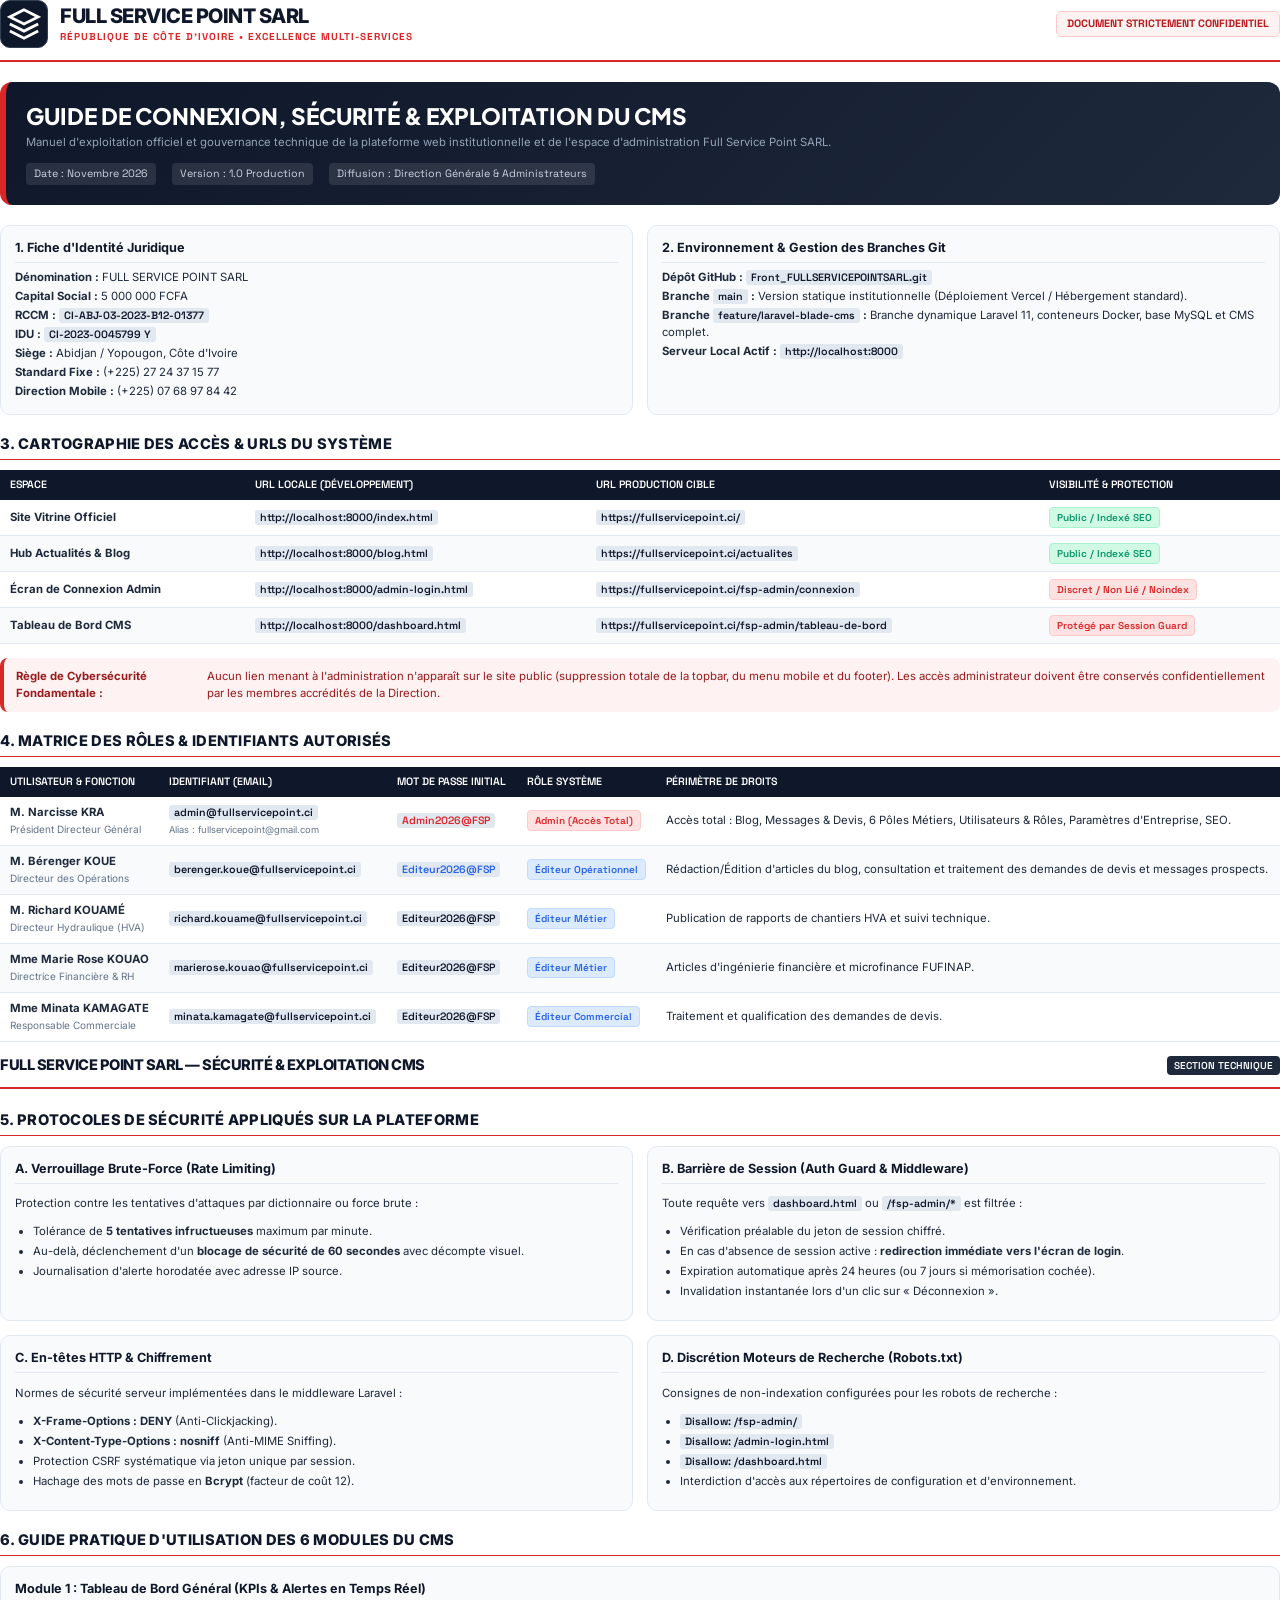
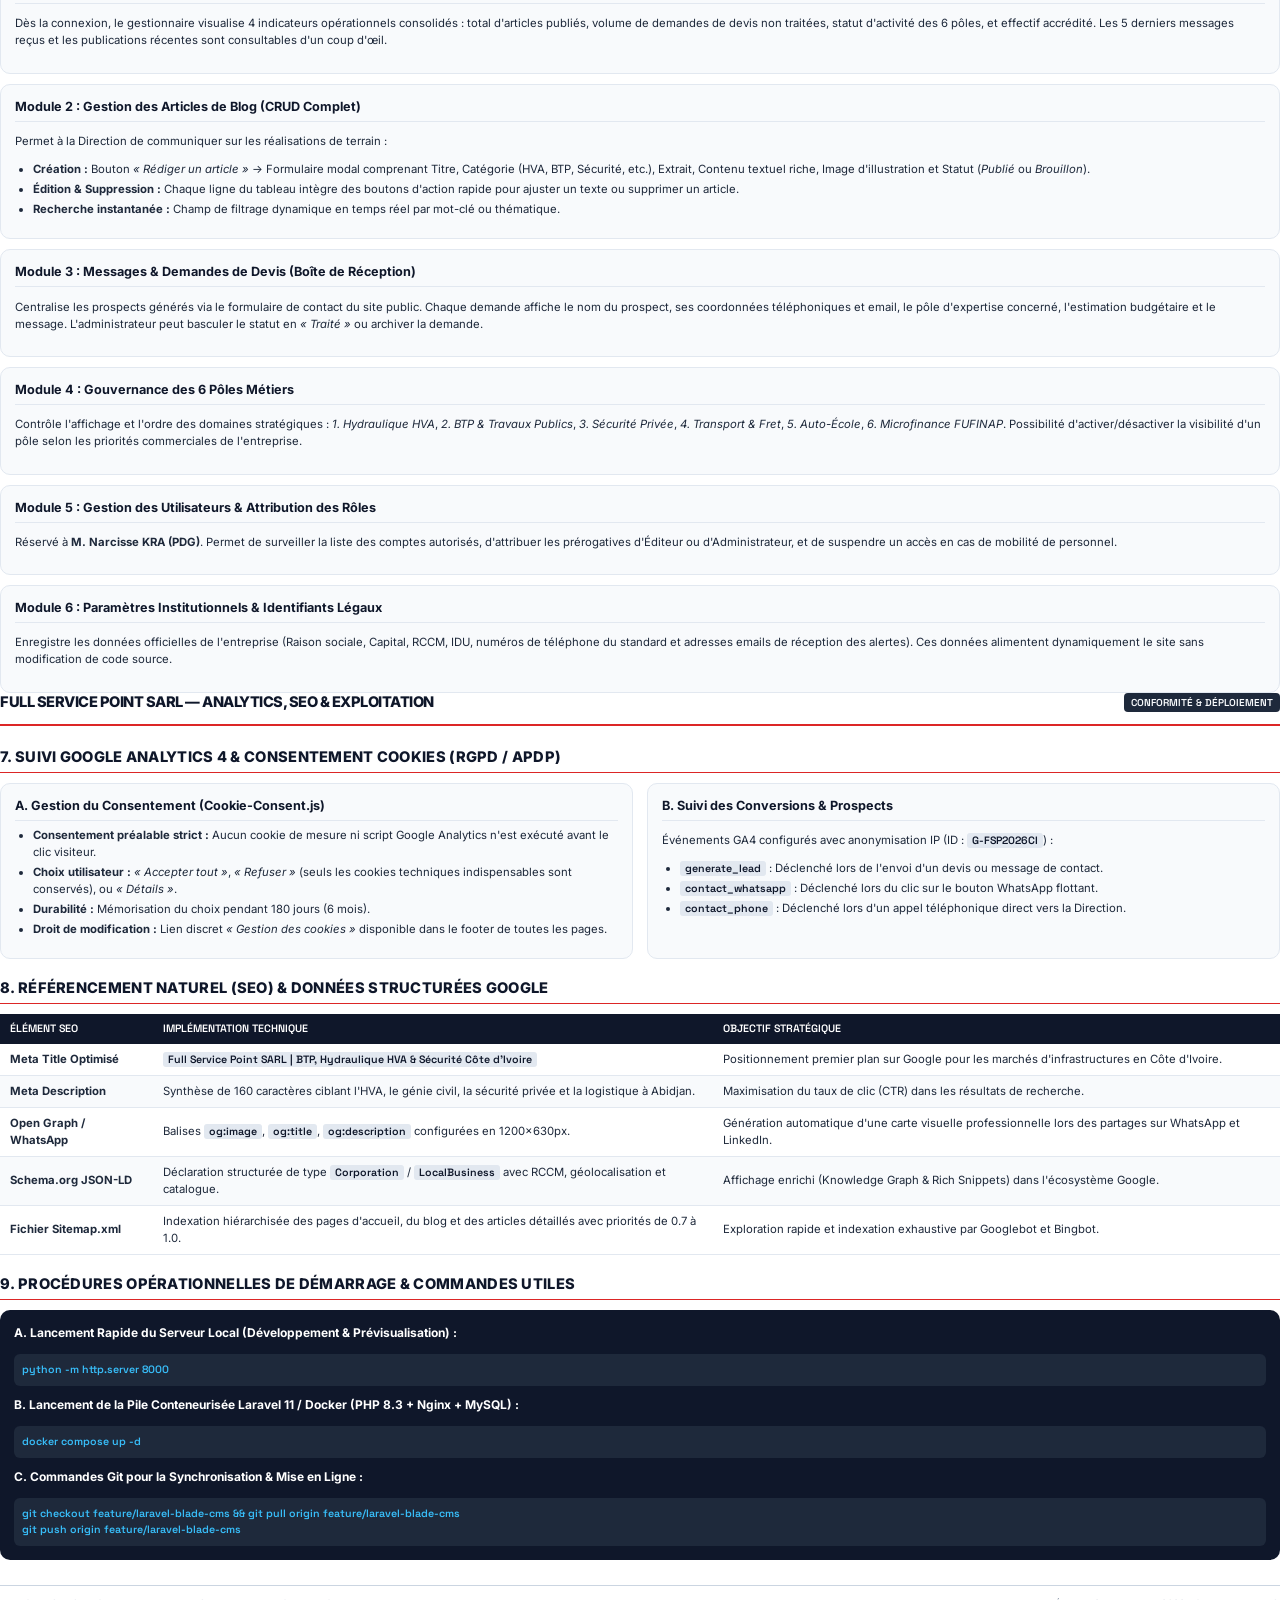
<file: guide_connexion_securite_fsp.html>
<!DOCTYPE html>
<html lang="fr">
<head>
  <meta charset="UTF-8" />
  <title>Document Officiel de Connexion, Sécurité & Guide CMS — Full Service Point SARL</title>
  <style>
    @import url('https://fonts.googleapis.com/css2?family=Plus+Jakarta+Sans:wght@400;500;600;700;800&family=Inter:wght@300;400;500;600;700&family=Space+Grotesk:wght@500;600;700&display=swap');

    @page {
      size: A4;
      margin: 14mm 12mm 14mm 12mm;
      @bottom-right {
        content: counter(page) " / " counter(pages);
        font-family: 'Space Grotesk', monospace;
        font-size: 8pt;
        color: #64748b;
      }
    }

    * {
      box-sizing: border-box;
      -webkit-print-color-adjust: exact !important;
      print-color-adjust: exact !important;
    }

    body {
      font-family: 'Inter', -apple-system, BlinkMacSystemFont, sans-serif;
      color: #1e293b;
      background: #ffffff;
      font-size: 9.5pt;
      line-height: 1.5;
      margin: 0;
      padding: 0;
    }

    h1, h2, h3, h4 {
      font-family: 'Plus Jakarta Sans', sans-serif;
      color: #0f172a;
      margin-top: 0;
      font-weight: 700;
    }

    .font-mono {
      font-family: 'Space Grotesk', monospace;
    }

    .page-break {
      page-break-before: always;
    }

    .avoid-break {
      page-break-inside: avoid;
    }

    /* En-tête officiel */
    .doc-header {
      border-bottom: 2px solid #dc2626;
      padding-bottom: 12px;
      margin-bottom: 20px;
      display: flex;
      justify-content: space-between;
      align-items: center;
    }

    .doc-brand {
      display: flex;
      align-items: center;
      gap: 12px;
    }

    .doc-logo {
      width: 48px;
      height: 48px;
      border-radius: 10px;
      background: #0f172a;
      padding: 6px;
      border: 1px solid #334155;
    }

    .doc-brand-title {
      font-size: 15pt;
      font-weight: 800;
      color: #0f172a;
      letter-spacing: -0.5px;
      line-height: 1.1;
    }

    .doc-brand-sub {
      font-size: 7.5pt;
      font-family: 'Space Grotesk', monospace;
      color: #dc2626;
      font-weight: 700;
      letter-spacing: 1px;
      text-transform: uppercase;
      margin-top: 2px;
    }

    .doc-badge-confidential {
      background: #fef2f2;
      border: 1px solid #fecaca;
      color: #b91c1c;
      padding: 4px 10px;
      border-radius: 6px;
      font-size: 8pt;
      font-weight: 700;
      text-transform: uppercase;
      font-family: 'Space Grotesk', monospace;
    }

    /* Titre du document */
    .title-banner {
      background: linear-gradient(135deg, #0f172a 0%, #1e293b 100%);
      color: #ffffff;
      padding: 20px;
      border-radius: 12px;
      margin-bottom: 20px;
      border-left: 6px solid #dc2626;
    }

    .title-banner h1 {
      color: #ffffff;
      font-size: 17pt;
      font-weight: 800;
      margin-bottom: 6px;
      line-height: 1.2;
    }

    .title-banner p {
      color: #94a3b8;
      font-size: 8.5pt;
      margin: 0;
      line-height: 1.4;
    }

    .title-meta {
      display: flex;
      gap: 16px;
      margin-top: 12px;
      font-size: 8pt;
      color: #cbd5e1;
      font-family: 'Space Grotesk', monospace;
    }

    .title-meta span {
      background: rgba(255, 255, 255, 0.1);
      padding: 3px 8px;
      border-radius: 4px;
    }

    /* Grilles et boîtes */
    .grid-2 {
      display: grid;
      grid-template-columns: 1fr 1fr;
      gap: 14px;
      margin-bottom: 16px;
    }

    .grid-3 {
      display: grid;
      grid-template-columns: 1fr 1fr 1fr;
      gap: 12px;
      margin-bottom: 16px;
    }

    .card {
      background: #f8fafc;
      border: 1px solid #e2e8f0;
      border-radius: 10px;
      padding: 12px 14px;
      font-size: 8.5pt;
    }

    .card-title {
      font-size: 9.5pt;
      font-weight: 700;
      color: #0f172a;
      margin-bottom: 6px;
      display: flex;
      align-items: center;
      gap: 6px;
      border-bottom: 1px solid #e2e8f0;
      padding-bottom: 5px;
    }

    .section-title {
      font-size: 11pt;
      font-weight: 800;
      color: #0f172a;
      border-bottom: 1.5px solid #dc2626;
      padding-bottom: 4px;
      margin-top: 18px;
      margin-bottom: 10px;
      display: flex;
      align-items: center;
      gap: 6px;
      text-transform: uppercase;
      letter-spacing: 0.3px;
    }

    /* Tableaux */
    table {
      width: 100%;
      border-collapse: collapse;
      margin-bottom: 14px;
      font-size: 8.5pt;
    }

    th {
      background: #0f172a;
      color: #ffffff;
      padding: 7px 10px;
      text-align: left;
      font-weight: 600;
      font-size: 8pt;
      font-family: 'Space Grotesk', monospace;
      text-transform: uppercase;
    }

    td {
      padding: 7px 10px;
      border-bottom: 1px solid #e2e8f0;
      vertical-align: middle;
    }

    tr:nth-child(even) td {
      background: #f8fafc;
    }

    /* Badges */
    .badge {
      display: inline-block;
      padding: 2px 7px;
      border-radius: 4px;
      font-size: 7.5pt;
      font-weight: 600;
      font-family: 'Space Grotesk', monospace;
    }

    .badge-red { background: #fee2e2; color: #dc2626; border: 1px solid #fecaca; }
    .badge-emerald { background: #d1fae5; color: #059669; border: 1px solid #a7f3d0; }
    .badge-blue { background: #dbeafe; color: #2563eb; border: 1px solid #bfdbfe; }
    .badge-dark { background: #1e293b; color: #f8fafc; }

    /* Alertes & Notes */
    .alert {
      border-radius: 8px;
      padding: 10px 12px;
      margin-bottom: 12px;
      font-size: 8.5pt;
      display: flex;
      gap: 10px;
      align-items: flex-start;
    }

    .alert-danger {
      background: #fef2f2;
      border-left: 4px solid #dc2626;
      color: #991b1b;
    }

    .alert-info {
      background: #eff6ff;
      border-left: 4px solid #3b82f6;
      color: #1e40af;
    }

    .alert-success {
      background: #f0fdf4;
      border-left: 4px solid #10b981;
      color: #065f46;
    }

    code {
      font-family: 'Space Grotesk', monospace;
      background: #e2e8f0;
      color: #0f172a;
      padding: 1px 5px;
      border-radius: 3px;
      font-size: 8pt;
      font-weight: 600;
    }

    ul, ol {
      margin-top: 4px;
      margin-bottom: 8px;
      padding-left: 18px;
    }

    li {
      margin-bottom: 3px;
    }

    .doc-footer {
      margin-top: 25px;
      padding-top: 10px;
      border-top: 1px solid #cbd5e1;
      display: flex;
      justify-content: space-between;
      font-size: 7.5pt;
      color: #64748b;
      font-family: 'Space Grotesk', monospace;
    }
  </style>
</head>
<body>

  <!-- ══════════════════════════════════════════════════════════
       PAGE 1 : SYNTHÈSE, ACCÈS & IDENTIFIANTS ADMINISTRATEUR
  ══════════════════════════════════════════════════════════ -->

  <div class="doc-header">
    <div class="doc-brand">
      <div class="doc-logo">
        <!-- Remplacement logo institutionnel -->
        <svg viewBox="0 0 24 24" fill="none" stroke="#ffffff" stroke-width="2" style="width:100%;height:100%;">
          <polygon points="12 2 2 7 12 12 22 7 12 2"></polygon>
          <polyline points="2 17 12 22 22 17"></polyline>
          <polyline points="2 12 12 17 22 12"></polyline>
        </svg>
      </div>
      <div>
        <div class="doc-brand-title">FULL SERVICE POINT SARL</div>
        <div class="doc-brand-sub">République de Côte d'Ivoire • Excellence Multi-Services</div>
      </div>
    </div>
    <div class="doc-badge-confidential">
      DOCUMENT STRICTEMENT CONFIDENTIEL
    </div>
  </div>

  <div class="title-banner">
    <h1>GUIDE DE CONNEXION, SÉCURITÉ & EXPLOITATION DU CMS</h1>
    <p>Manuel d'exploitation officiel et gouvernance technique de la plateforme web institutionnelle et de l'espace d'administration Full Service Point SARL.</p>
    <div class="title-meta">
      <span>Date : Novembre 2026</span>
      <span>Version : 1.0 Production</span>
      <span>Diffusion : Direction Générale & Administrateurs</span>
    </div>
  </div>

  <div class="grid-2 avoid-break">
    <div class="card">
      <div class="card-title">1. Fiche d'Identité Juridique</div>
      <p style="margin:2px 0;"><strong>Dénomination :</strong> FULL SERVICE POINT SARL</p>
      <p style="margin:2px 0;"><strong>Capital Social :</strong> 5 000 000 FCFA</p>
      <p style="margin:2px 0;"><strong>RCCM :</strong> <code>CI-ABJ-03-2023-B12-01377</code></p>
      <p style="margin:2px 0;"><strong>IDU :</strong> <code>CI-2023-0045799 Y</code></p>
      <p style="margin:2px 0;"><strong>Siège :</strong> Abidjan / Yopougon, Côte d'Ivoire</p>
      <p style="margin:2px 0;"><strong>Standard Fixe :</strong> (+225) 27 24 37 15 77</p>
      <p style="margin:2px 0;"><strong>Direction Mobile :</strong> (+225) 07 68 97 84 42</p>
    </div>

    <div class="card">
      <div class="card-title">2. Environnement & Gestion des Branches Git</div>
      <p style="margin:2px 0;"><strong>Dépôt GitHub :</strong> <code>Front_FULLSERVICEPOINTSARL.git</code></p>
      <p style="margin:2px 0;"><strong>Branche <code>main</code> :</strong> Version statique institutionnelle (Déploiement Vercel / Hébergement standard).</p>
      <p style="margin:2px 0;"><strong>Branche <code>feature/laravel-blade-cms</code> :</strong> Branche dynamique Laravel 11, conteneurs Docker, base MySQL et CMS complet.</p>
      <p style="margin:2px 0;"><strong>Serveur Local Actif :</strong> <code>http://localhost:8000</code></p>
    </div>
  </div>

  <div class="section-title">3. Cartographie des Accès & URLs du Système</div>

  <table class="avoid-break">
    <thead>
      <tr>
        <th>Espace</th>
        <th>URL Locale (Développement)</th>
        <th>URL Production Cible</th>
        <th>Visibilité & Protection</th>
      </tr>
    </thead>
    <tbody>
      <tr>
        <td><strong>Site Vitrine Officiel</strong></td>
        <td><code>http://localhost:8000/index.html</code></td>
        <td><code>https://fullservicepoint.ci/</code></td>
        <td><span class="badge badge-emerald">Public / Indexé SEO</span></td>
      </tr>
      <tr>
        <td><strong>Hub Actualités & Blog</strong></td>
        <td><code>http://localhost:8000/blog.html</code></td>
        <td><code>https://fullservicepoint.ci/actualites</code></td>
        <td><span class="badge badge-emerald">Public / Indexé SEO</span></td>
      </tr>
      <tr>
        <td><strong>Écran de Connexion Admin</strong></td>
        <td><code>http://localhost:8000/admin-login.html</code></td>
        <td><code>https://fullservicepoint.ci/fsp-admin/connexion</code></td>
        <td><span class="badge badge-red">Discret / Non Lié / Noindex</span></td>
      </tr>
      <tr>
        <td><strong>Tableau de Bord CMS</strong></td>
        <td><code>http://localhost:8000/dashboard.html</code></td>
        <td><code>https://fullservicepoint.ci/fsp-admin/tableau-de-bord</code></td>
        <td><span class="badge badge-red">Protégé par Session Guard</span></td>
      </tr>
    </tbody>
  </table>

  <div class="alert alert-danger avoid-break">
    <strong>Règle de Cybersécurité Fondamentale :</strong> Aucun lien menant à l'administration n'apparaît sur le site public (suppression totale de la topbar, du menu mobile et du footer). Les accès administrateur doivent être conservés confidentiellement par les membres accrédités de la Direction.
  </div>

  <div class="section-title">4. Matrice des Rôles & Identifiants Autorisés</div>

  <table class="avoid-break">
    <thead>
      <tr>
        <th>Utilisateur & Fonction</th>
        <th>Identifiant (Email)</th>
        <th>Mot de Passe Initial</th>
        <th>Rôle Système</th>
        <th>Périmètre de Droits</th>
      </tr>
    </thead>
    <tbody>
      <tr>
        <td>
          <strong>M. Narcisse KRA</strong><br />
          <span style="font-size:7.5pt;color:#64748b;">Président Directeur Général</span>
        </td>
        <td>
          <code>admin@fullservicepoint.ci</code><br />
          <span style="font-size:7pt;color:#64748b;">Alias : fullservicepoint@gmail.com</span>
        </td>
        <td><code style="color:#dc2626;">Admin2026@FSP</code></td>
        <td><span class="badge badge-red">Admin (Accès Total)</span></td>
        <td>Accès total : Blog, Messages & Devis, 6 Pôles Métiers, Utilisateurs & Rôles, Paramètres d'Entreprise, SEO.</td>
      </tr>
      <tr>
        <td>
          <strong>M. Bérenger KOUE</strong><br />
          <span style="font-size:7.5pt;color:#64748b;">Directeur des Opérations</span>
        </td>
        <td><code>berenger.koue@fullservicepoint.ci</code></td>
        <td><code style="color:#2563eb;">Editeur2026@FSP</code></td>
        <td><span class="badge badge-blue">Éditeur Opérationnel</span></td>
        <td>Rédaction/Édition d'articles du blog, consultation et traitement des demandes de devis et messages prospects.</td>
      </tr>
      <tr>
        <td>
          <strong>M. Richard KOUAMÉ</strong><br />
          <span style="font-size:7.5pt;color:#64748b;">Directeur Hydraulique (HVA)</span>
        </td>
        <td><code>richard.kouame@fullservicepoint.ci</code></td>
        <td><code>Editeur2026@FSP</code></td>
        <td><span class="badge badge-blue">Éditeur Métier</span></td>
        <td>Publication de rapports de chantiers HVA et suivi technique.</td>
      </tr>
      <tr>
        <td>
          <strong>Mme Marie Rose KOUAO</strong><br />
          <span style="font-size:7.5pt;color:#64748b;">Directrice Financière & RH</span>
        </td>
        <td><code>marierose.kouao@fullservicepoint.ci</code></td>
        <td><code>Editeur2026@FSP</code></td>
        <td><span class="badge badge-blue">Éditeur Métier</span></td>
        <td>Articles d'ingénierie financière et microfinance FUFINAP.</td>
      </tr>
      <tr>
        <td>
          <strong>Mme Minata KAMAGATE</strong><br />
          <span style="font-size:7.5pt;color:#64748b;">Responsable Commerciale</span>
        </td>
        <td><code>minata.kamagate@fullservicepoint.ci</code></td>
        <td><code>Editeur2026@FSP</code></td>
        <td><span class="badge badge-blue">Éditeur Commercial</span></td>
        <td>Traitement et qualification des demandes de devis.</td>
      </tr>
    </tbody>
  </table>

  <!-- ══════════════════════════════════════════════════════════
       PAGE 2 : PROTOCOLES DE SÉCURITÉ & GUIDE EXPLOITATION DU CMS
  ══════════════════════════════════════════════════════════ -->

  <div class="page-break"></div>

  <div class="doc-header">
    <div class="doc-brand">
      <div class="doc-brand-title" style="font-size:11pt;">FULL SERVICE POINT SARL — SÉCURITÉ & EXPLOITATION CMS</div>
    </div>
    <div class="badge badge-dark">SECTION TECHNIQUE</div>
  </div>

  <div class="section-title">5. Protocoles de Sécurité Appliqués sur la Plateforme</div>

  <div class="grid-2 avoid-break">
    <div class="card">
      <div class="card-title">A. Verrouillage Brute-Force (Rate Limiting)</div>
      <p>Protection contre les tentatives d'attaques par dictionnaire ou force brute :</p>
      <ul>
        <li>Tolérance de <strong>5 tentatives infructueuses</strong> maximum par minute.</li>
        <li>Au-delà, déclenchement d'un <strong>blocage de sécurité de 60 secondes</strong> avec décompte visuel.</li>
        <li>Journalisation d'alerte horodatée avec adresse IP source.</li>
      </ul>
    </div>

    <div class="card">
      <div class="card-title">B. Barrière de Session (Auth Guard & Middleware)</div>
      <p>Toute requête vers <code>dashboard.html</code> ou <code>/fsp-admin/*</code> est filtrée :</p>
      <ul>
        <li>Vérification préalable du jeton de session chiffré.</li>
        <li>En cas d'absence de session active : <strong>redirection immédiate vers l'écran de login</strong>.</li>
        <li>Expiration automatique après 24 heures (ou 7 jours si mémorisation cochée).</li>
        <li>Invalidation instantanée lors d'un clic sur « Déconnexion ».</li>
      </ul>
    </div>

    <div class="card">
      <div class="card-title">C. En-têtes HTTP & Chiffrement</div>
      <p>Normes de sécurité serveur implémentées dans le middleware Laravel :</p>
      <ul>
        <li><strong>X-Frame-Options : DENY</strong> (Anti-Clickjacking).</li>
        <li><strong>X-Content-Type-Options : nosniff</strong> (Anti-MIME Sniffing).</li>
        <li>Protection CSRF systématique via jeton unique par session.</li>
        <li>Hachage des mots de passe en <strong>Bcrypt</strong> (facteur de coût 12).</li>
      </ul>
    </div>

    <div class="card">
      <div class="card-title">D. Discrétion Moteurs de Recherche (Robots.txt)</div>
      <p>Consignes de non-indexation configurées pour les robots de recherche :</p>
      <ul>
        <li><code>Disallow: /fsp-admin/</code></li>
        <li><code>Disallow: /admin-login.html</code></li>
        <li><code>Disallow: /dashboard.html</code></li>
        <li>Interdiction d'accès aux répertoires de configuration et d'environnement.</li>
      </ul>
    </div>
  </div>

  <div class="section-title">6. Guide Pratique d'Utilisation des 6 Modules du CMS</div>

  <div class="avoid-break">
    <div class="card" style="margin-bottom:10px;">
      <div class="card-title">Module 1 : Tableau de Bord Général (KPIs & Alertes en Temps Réel)</div>
      <p>Dès la connexion, le gestionnaire visualise 4 indicateurs opérationnels consolidés : total d'articles publiés, volume de demandes de devis non traitées, statut d'activité des 6 pôles, et effectif accrédité. Les 5 derniers messages reçus et les publications récentes sont consultables d'un coup d'œil.</p>
    </div>

    <div class="card" style="margin-bottom:10px;">
      <div class="card-title">Module 2 : Gestion des Articles de Blog (CRUD Complet)</div>
      <p>Permet à la Direction de communiquer sur les réalisations de terrain :</p>
      <ul>
        <li><strong>Création :</strong> Bouton <em>« Rédiger un article »</em> &rarr; Formulaire modal comprenant Titre, Catégorie (HVA, BTP, Sécurité, etc.), Extrait, Contenu textuel riche, Image d'illustration et Statut (<em>Publié</em> ou <em>Brouillon</em>).</li>
        <li><strong>Édition & Suppression :</strong> Chaque ligne du tableau intègre des boutons d'action rapide pour ajuster un texte ou supprimer un article.</li>
        <li><strong>Recherche instantanée :</strong> Champ de filtrage dynamique en temps réel par mot-clé ou thématique.</li>
      </ul>
    </div>

    <div class="card" style="margin-bottom:10px;">
      <div class="card-title">Module 3 : Messages & Demandes de Devis (Boîte de Réception)</div>
      <p>Centralise les prospects générés via le formulaire de contact du site public. Chaque demande affiche le nom du prospect, ses coordonnées téléphoniques et email, le pôle d'expertise concerné, l'estimation budgétaire et le message. L'administrateur peut basculer le statut en <em>« Traité »</em> ou archiver la demande.</p>
    </div>

    <div class="card" style="margin-bottom:10px;">
      <div class="card-title">Module 4 : Gouvernance des 6 Pôles Métiers</div>
      <p>Contrôle l'affichage et l'ordre des domaines stratégiques : <em>1. Hydraulique HVA</em>, <em>2. BTP & Travaux Publics</em>, <em>3. Sécurité Privée</em>, <em>4. Transport & Fret</em>, <em>5. Auto-École</em>, <em>6. Microfinance FUFINAP</em>. Possibilité d'activer/désactiver la visibilité d'un pôle selon les priorités commerciales de l'entreprise.</p>
    </div>

    <div class="card" style="margin-bottom:10px;">
      <div class="card-title">Module 5 : Gestion des Utilisateurs & Attribution des Rôles</div>
      <p>Réservé à <strong>M. Narcisse KRA (PDG)</strong>. Permet de surveiller la liste des comptes autorisés, d'attribuer les prérogatives d'Éditeur ou d'Administrateur, et de suspendre un accès en cas de mobilité de personnel.</p>
    </div>

    <div class="card">
      <div class="card-title">Module 6 : Paramètres Institutionnels & Identifiants Légaux</div>
      <p>Enregistre les données officielles de l'entreprise (Raison sociale, Capital, RCCM, IDU, numéros de téléphone du standard et adresses emails de réception des alertes). Ces données alimentent dynamiquement le site sans modification de code source.</p>
    </div>
  </div>

  <!-- ══════════════════════════════════════════════════════════
       PAGE 3 : RGPD / COOKIES, GOOGLE ANALYTICS, SEO & DÉPLOIEMENT
  ══════════════════════════════════════════════════════════ -->

  <div class="page-break"></div>

  <div class="doc-header">
    <div class="doc-brand">
      <div class="doc-brand-title" style="font-size:11pt;">FULL SERVICE POINT SARL — ANALYTICS, SEO & EXPLOITATION</div>
    </div>
    <div class="badge badge-dark">CONFORMITÉ & DÉPLOIEMENT</div>
  </div>

  <div class="section-title">7. Suivi Google Analytics 4 & Consentement Cookies (RGPD / APDP)</div>

  <div class="grid-2 avoid-break">
    <div class="card">
      <div class="card-title">A. Gestion du Consentement (Cookie-Consent.js)</div>
      <ul>
        <li><strong>Consentement préalable strict :</strong> Aucun cookie de mesure ni script Google Analytics n'est exécuté avant le clic visiteur.</li>
        <li><strong>Choix utilisateur :</strong> <em>« Accepter tout »</em>, <em>« Refuser »</em> (seuls les cookies techniques indispensables sont conservés), ou <em>« Détails »</em>.</li>
        <li><strong>Durabilité :</strong> Mémorisation du choix pendant 180 jours (6 mois).</li>
        <li><strong>Droit de modification :</strong> Lien discret <em>« Gestion des cookies »</em> disponible dans le footer de toutes les pages.</li>
      </ul>
    </div>

    <div class="card">
      <div class="card-title">B. Suivi des Conversions & Prospects</div>
      <p>Événements GA4 configurés avec anonymisation IP (ID : <code>G-FSP2026CI</code>) :</p>
      <ul>
        <li><code>generate_lead</code> : Déclenché lors de l'envoi d'un devis ou message de contact.</li>
        <li><code>contact_whatsapp</code> : Déclenché lors du clic sur le bouton WhatsApp flottant.</li>
        <li><code>contact_phone</code> : Déclenché lors d'un appel téléphonique direct vers la Direction.</li>
      </ul>
    </div>
  </div>

  <div class="section-title">8. Référencement Naturel (SEO) & Données Structurées Google</div>

  <table class="avoid-break">
    <thead>
      <tr>
        <th>Élément SEO</th>
        <th>Implémentation Technique</th>
        <th>Objectif Stratégique</th>
      </tr>
    </thead>
    <tbody>
      <tr>
        <td><strong>Meta Title Optimisé</strong></td>
        <td><code>Full Service Point SARL | BTP, Hydraulique HVA & Sécurité Côte d'Ivoire</code></td>
        <td>Positionnement premier plan sur Google pour les marchés d'infrastructures en Côte d'Ivoire.</td>
      </tr>
      <tr>
        <td><strong>Meta Description</strong></td>
        <td>Synthèse de 160 caractères ciblant l'HVA, le génie civil, la sécurité privée et la logistique à Abidjan.</td>
        <td>Maximisation du taux de clic (CTR) dans les résultats de recherche.</td>
      </tr>
      <tr>
        <td><strong>Open Graph / WhatsApp</strong></td>
        <td>Balises <code>og:image</code>, <code>og:title</code>, <code>og:description</code> configurées en 1200x630px.</td>
        <td>Génération automatique d'une carte visuelle professionnelle lors des partages sur WhatsApp et LinkedIn.</td>
      </tr>
      <tr>
        <td><strong>Schema.org JSON-LD</strong></td>
        <td>Déclaration structurée de type <code>Corporation</code> / <code>LocalBusiness</code> avec RCCM, géolocalisation et catalogue.</td>
        <td>Affichage enrichi (Knowledge Graph & Rich Snippets) dans l'écosystème Google.</td>
      </tr>
      <tr>
        <td><strong>Fichier Sitemap.xml</strong></td>
        <td>Indexation hiérarchisée des pages d'accueil, du blog et des articles détaillés avec priorités de 0.7 à 1.0.</td>
        <td>Exploration rapide et indexation exhaustive par Googlebot et Bingbot.</td>
      </tr>
    </tbody>
  </table>

  <div class="section-title">9. Procédures Opérationnelles de Démarrage & Commandes Utiles</div>

  <div class="card avoid-break" style="background:#0f172a;color:#cbd5e1;padding:14px;border:none;">
    <p style="color:#ffffff;font-weight:700;margin-top:0;font-size:9pt;">A. Lancement Rapide du Serveur Local (Développement & Prévisualisation) :</p>
    <code style="background:#1e293b;color:#38bdf8;display:block;padding:8px;margin-bottom:10px;border-radius:6px;">
      python -m http.server 8000
    </code>
    <p style="color:#ffffff;font-weight:700;margin-top:8px;font-size:9pt;">B. Lancement de la Pile Conteneurisée Laravel 11 / Docker (PHP 8.3 + Nginx + MySQL) :</p>
    <code style="background:#1e293b;color:#38bdf8;display:block;padding:8px;margin-bottom:10px;border-radius:6px;">
      docker compose up -d
    </code>
    <p style="color:#ffffff;font-weight:700;margin-top:8px;font-size:9pt;">C. Commandes Git pour la Synchronisation & Mise en Ligne :</p>
    <code style="background:#1e293b;color:#38bdf8;display:block;padding:8px;border-radius:6px;">
      git checkout feature/laravel-blade-cms &amp;&amp; git pull origin feature/laravel-blade-cms<br />
      git push origin feature/laravel-blade-cms
    </code>
  </div>

  <div class="doc-footer avoid-break">
    <span>FULL SERVICE POINT SARL • Document de Confidentialité & Sécurité Système</span>
    <span>Édité le 25 Novembre 2026 • Sly_TechnologieCi</span>
  </div>

</body>
</html>
</file>
